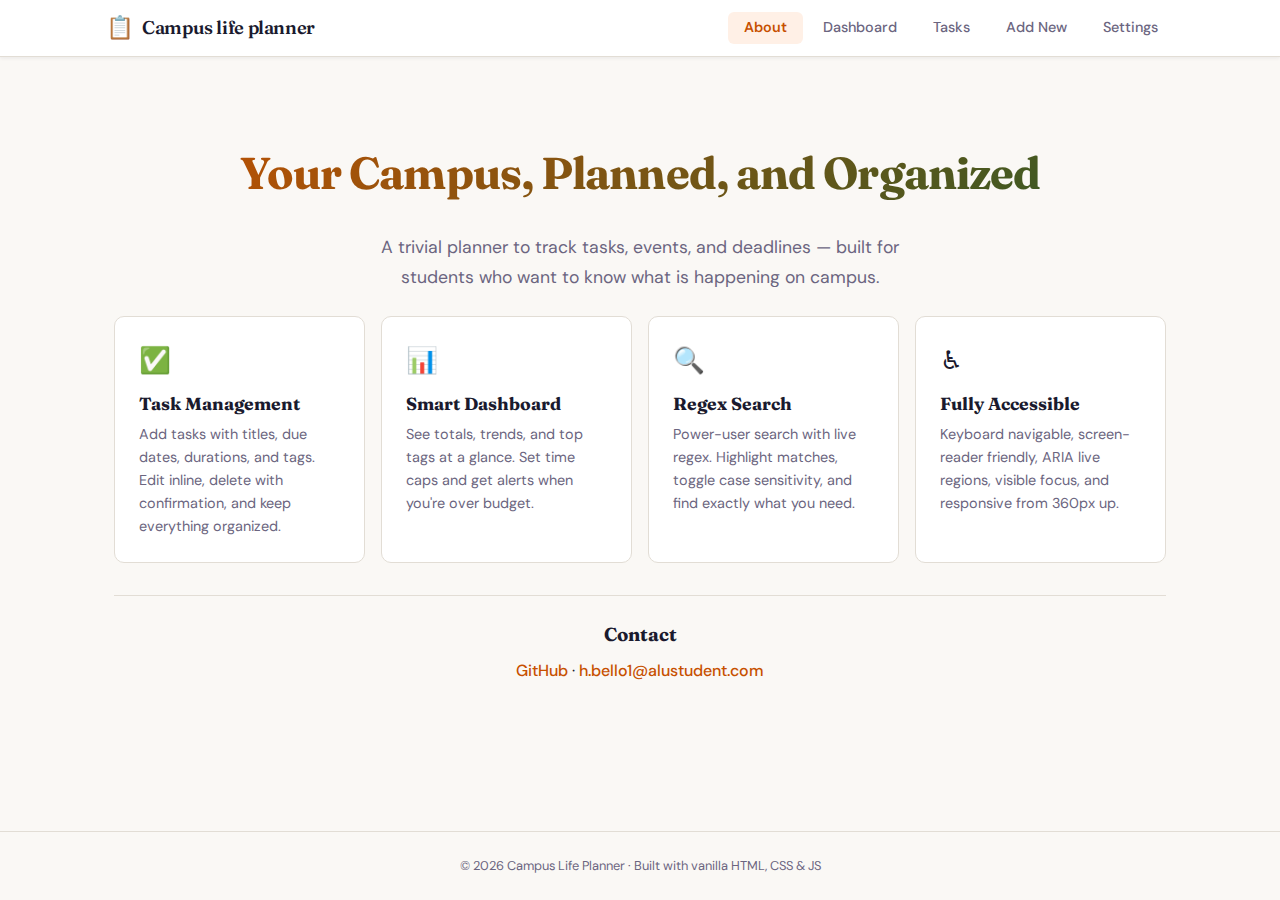
<file: index.html>
<!DOCTYPE html>
<html lang="en">
<head>
  <meta charset="UTF-8">
  <meta name="viewport" content="width=device-width, initial-scale=1.0">
  <title>Campus Life Planner</title>
  <link rel="stylesheet" href="styles/main.css">
  <link rel="preconnect" href="https://fonts.googleapis.com">
  <link rel="preconnect" href="https://fonts.gstatic.com" crossorigin>
  <link href="https://fonts.googleapis.com/css2?family=DM+Sans:ital,opsz,wght@0,9..40,300;0,9..40,400;0,9..40,500;0,9..40,600;0,9..40,700;1,9..40,400&family=Fraunces:ital,opsz,wght@0,9..144,400;0,9..144,600;0,9..144,700;1,9..144,400&display=swap" rel="stylesheet">
</head>
<body>
  <!-- Skip to content link for accessibility -->
  <a href="#main-content" class="skip-link">Skip to main content</a>

  <!-- ============ HEADER ============ -->
  <header class="site-header" role="banner">
    <div class="header-inner">
      <div class="logo">
        <span class="logo-icon" aria-hidden="true">📋</span>
        <h1 class="logo-text">Campus life planner</h1>
      </div>
      <button class="mobile-menu-btn" aria-label="Toggle navigation menu" aria-expanded="false" aria-controls="main-nav">
        <span class="hamburger-line"></span>
        <span class="hamburger-line"></span>
        <span class="hamburger-line"></span>
      </button>
      <nav id="main-nav" class="main-nav" aria-label="Main navigation">
        <ul class="nav-list" role="menubar">
          <li role="none"><a href="#about" role="menuitem" class="nav-link active" data-page="about">About</a></li>
          <li role="none"><a href="#dashboard" role="menuitem" class="nav-link" data-page="dashboard">Dashboard</a></li>
          <li role="none"><a href="#records" role="menuitem" class="nav-link" data-page="records">Tasks</a></li>
          <li role="none"><a href="#add" role="menuitem" class="nav-link" data-page="add">Add New</a></li>
          <li role="none"><a href="#settings" role="menuitem" class="nav-link" data-page="settings">Settings</a></li>
        </ul>
      </nav>
    </div>
  </header>

  <!-- ============ MAIN CONTENT ============ -->
  <main id="main-content" class="main-content">

    <!-- Live region for status announcements -->
    <div id="status-polite" class="sr-only" role="status" aria-live="polite" aria-atomic="true"></div>
    <div id="status-assertive" class="sr-only" role="alert" aria-live="assertive" aria-atomic="true"></div>

    <!-- ======== ABOUT PAGE ======== -->
    <section id="about" class="page page--about active" aria-labelledby="about-heading">
      <div class="page-container">
        <div class="about-hero">
          <h2 id="about-heading" class="page-title">Your Campus, Planned, and Organized</h2>
          <p class="about-subtitle">A trivial planner to track tasks, events, and deadlines — built for students who want to know what is happening on campus.</p>
        </div>
        <div class="about-grid">
          <article class="about-card">
            <span class="about-card-icon" aria-hidden="true">✅</span>
            <h3>Task Management</h3>
            <p>Add tasks with titles, due dates, durations, and tags. Edit inline, delete with confirmation, and keep everything organized.</p>
          </article>
          <article class="about-card">
            <span class="about-card-icon" aria-hidden="true">📊</span>
            <h3>Smart Dashboard</h3>
            <p>See totals, trends, and top tags at a glance. Set time caps and get alerts when you're over budget.</p>
          </article>
          <article class="about-card">
            <span class="about-card-icon" aria-hidden="true">🔍</span>
            <h3>Regex Search</h3>
            <p>Power-user search with live regex. Highlight matches, toggle case sensitivity, and find exactly what you need.</p>
          </article>
          <article class="about-card">
            <span class="about-card-icon" aria-hidden="true">♿</span>
            <h3>Fully Accessible</h3>
            <p>Keyboard navigable, screen-reader friendly, ARIA live regions, visible focus, and responsive from 360px up.</p>
          </article>
        </div>
        <div class="about-contact">
          <h3>Contact</h3>
          <p>
            <a href="https://github.com/Hassanah-dev006" target="_blank" rel="noopener noreferrer">GitHub</a> ·
            <a href="mailto:h.bello1@alustudent.com">h.bello1@alustudent.com</a>
          </p>
        </div>
      </div>
    </section>

    <!-- ======== DASHBOARD PAGE ======== -->
    <section id="dashboard" class="page page--dashboard" aria-labelledby="dashboard-heading" hidden>
      <div class="page-container">
        <h2 id="dashboard-heading" class="page-title">Dashboard</h2>

        <!-- Stats Cards -->
        <div class="stats-grid">
          <div class="stat-card">
            <span class="stat-label">Total Tasks</span>
            <span class="stat-value" id="stat-total">0</span>
          </div>
          <div class="stat-card">
            <span class="stat-label">Total Duration</span>
            <span class="stat-value" id="stat-duration">0 <small id="stat-duration-unit">min</small></span>
          </div>
          <div class="stat-card">
            <span class="stat-label">Top Tag</span>
            <span class="stat-value" id="stat-top-tag">—</span>
          </div>
          <div class="stat-card stat-card--cap">
            <span class="stat-label">Cap Status</span>
            <span class="stat-value" id="stat-cap">No cap set</span>
            <div id="cap-bar-container" class="cap-bar-container" role="progressbar" aria-valuenow="0" aria-valuemin="0" aria-valuemax="100" aria-label="Duration cap usage">
              <div class="cap-bar-fill" id="cap-bar-fill"></div>
            </div>
          </div>
        </div>

        <!-- 7-Day Trend Chart -->
        <div class="chart-section">
          <h3>Last 7 Days</h3>
          <div class="chart-container" id="trend-chart" role="img" aria-label="Bar chart showing task durations over the last 7 days">
            <!-- Bars rendered by JS -->
          </div>
        </div>

        <!-- Tag Breakdown -->
        <div class="chart-section">
          <h3>By Tag</h3>
          <div class="tag-breakdown" id="tag-breakdown">
            <!-- Rendered by JS -->
          </div>
        </div>
      </div>
    </section>

    <!-- ======== RECORDS PAGE ======== -->
    <section id="records" class="page page--records" aria-labelledby="records-heading" hidden>
      <div class="page-container">
        <h2 id="records-heading" class="page-title">Tasks & Events</h2>

        <!-- Search Bar -->
        <div class="search-bar">
          <div class="search-input-wrap">
            <label for="search-input" class="sr-only">Search tasks (supports regex)</label>
            <input type="text" id="search-input" class="search-input" placeholder="Search tasks… (regex supported)" autocomplete="off">
            <div class="search-options">
              <label class="toggle-label">
                <input type="checkbox" id="search-case" class="toggle-checkbox">
                <span class="toggle-text">Case sensitive</span>
              </label>
            </div>
          </div>
          <div id="search-error" class="search-error" role="alert" hidden></div>
        </div>

        <!-- Sort Controls -->
        <div class="sort-controls" role="toolbar" aria-label="Sort tasks">
          <span class="sort-label">Sort by:</span>
          <button class="sort-btn active" data-sort="date" data-dir="desc" aria-label="Sort by date, descending">
            Date <span class="sort-arrow" aria-hidden="true">↓</span>
          </button>
          <button class="sort-btn" data-sort="title" data-dir="asc" aria-label="Sort by title, ascending">
            Title <span class="sort-arrow" aria-hidden="true">↕</span>
          </button>
          <button class="sort-btn" data-sort="duration" data-dir="desc" aria-label="Sort by duration, descending">
            Duration <span class="sort-arrow" aria-hidden="true">↕</span>
          </button>
        </div>

        <!-- Records Table (desktop) / Cards (mobile) -->
        <div class="records-wrapper">
          <table class="records-table" id="records-table" aria-label="Tasks and events">
            <thead>
              <tr>
                <th scope="col">Title</th>
                <th scope="col">Due Date</th>
                <th scope="col">Duration</th>
                <th scope="col">Tag</th>
                <th scope="col">Actions</th>
              </tr>
            </thead>
            <tbody id="records-tbody">
              <!-- Rendered by JS -->
            </tbody>
          </table>
          <div class="records-cards" id="records-cards" aria-label="Tasks and events">
            <!-- Mobile card view rendered by JS -->
          </div>
          <p class="empty-state" id="empty-state" hidden>No tasks found. <a href="#add" data-page="add">Add your first task!</a></p>
        </div>
      </div>
    </section>

    <!-- ======== ADD/EDIT FORM PAGE ======== -->
    <section id="add" class="page page--add" aria-labelledby="add-heading" hidden>
      <div class="page-container">
        <h2 id="add-heading" class="page-title">Add New Task</h2>
        <form id="task-form" class="task-form" novalidate>
          <input type="hidden" id="form-id" value="">

          <div class="form-group">
            <label for="form-title" class="form-label">Title <span class="required" aria-hidden="true">*</span></label>
            <input type="text" id="form-title" class="form-input" required aria-describedby="form-title-error" autocomplete="off" placeholder="e.g. Study for Calculus Exam">
            <span id="form-title-error" class="form-error" role="alert" hidden></span>
          </div>

          <div class="form-row">
            <div class="form-group">
              <label for="form-date" class="form-label">Due Date <span class="required" aria-hidden="true">*</span></label>
              <input type="text" id="form-date" class="form-input" required aria-describedby="form-date-error" autocomplete="off" placeholder="YYYY-MM-DD">
              <span id="form-date-error" class="form-error" role="alert" hidden></span>
            </div>
            <div class="form-group">
              <label for="form-duration" class="form-label">Duration (min) <span class="required" aria-hidden="true">*</span></label>
              <input type="text" id="form-duration" class="form-input" required aria-describedby="form-duration-error" autocomplete="off" placeholder="e.g. 90">
              <span id="form-duration-error" class="form-error" role="alert" hidden></span>
            </div>
          </div>

          <div class="form-group">
            <label for="form-tag" class="form-label">Tag <span class="required" aria-hidden="true">*</span></label>
            <input type="text" id="form-tag" class="form-input" required aria-describedby="form-tag-error" autocomplete="off" placeholder="e.g. Study" list="tag-suggestions">
            <datalist id="tag-suggestions">
              <!-- Populated by JS -->
            </datalist>
            <span id="form-tag-error" class="form-error" role="alert" hidden></span>
          </div>

          <!-- Advanced: description with duplicate word detection -->
          <div class="form-group">
            <label for="form-notes" class="form-label">Notes <span class="optional">(optional)</span></label>
            <textarea id="form-notes" class="form-input form-textarea" rows="3" aria-describedby="form-notes-error" placeholder="Additional details…"></textarea>
            <span id="form-notes-error" class="form-error" role="alert" hidden></span>
          </div>

          <div class="form-actions">
            <button type="submit" class="btn btn--primary" id="form-submit-btn">Add Task</button>
            <button type="button" class="btn btn--secondary" id="form-cancel-btn">Cancel</button>
          </div>
        </form>
      </div>
    </section>

    <!-- ======== SETTINGS PAGE ======== -->
    <section id="settings" class="page page--settings" aria-labelledby="settings-heading" hidden>
      <div class="page-container">
        <h2 id="settings-heading" class="page-title">Settings</h2>

        <!-- Duration Units -->
        <fieldset class="settings-group">
          <legend>Duration Unit</legend>
          <div class="radio-group">
            <label class="radio-label">
              <input type="radio" name="duration-unit" value="minutes" checked class="radio-input"> Minutes
            </label>
            <label class="radio-label">
              <input type="radio" name="duration-unit" value="hours" class="radio-input"> Hours
            </label>
          </div>
          <p class="settings-hint">All durations will be displayed in the selected unit. Internal storage is always in minutes.</p>
        </fieldset>

        <!-- Duration Cap -->
        <fieldset class="settings-group">
          <legend>Weekly Duration Cap</legend>
          <div class="form-group">
            <label for="settings-cap" class="form-label">Maximum minutes per week</label>
            <input type="text" id="settings-cap" class="form-input" placeholder="e.g. 2400" autocomplete="off" aria-describedby="settings-cap-hint">
            <span id="settings-cap-hint" class="settings-hint">Set to 0 or leave empty to disable. Cap alerts appear on the Dashboard.</span>
          </div>
          <button type="button" class="btn btn--primary" id="save-cap-btn">Save Cap</button>
        </fieldset>

        <!-- Tags Management -->
        <fieldset class="settings-group">
          <legend>Default Tags</legend>
          <div id="tags-list" class="tags-list">
            <!-- Rendered by JS -->
          </div>
          <div class="form-group form-row">
            <label for="new-tag-input" class="sr-only">Add new tag</label>
            <input type="text" id="new-tag-input" class="form-input" placeholder="New tag name…" autocomplete="off">
            <button type="button" class="btn btn--primary" id="add-tag-btn">Add Tag</button>
          </div>
        </fieldset>

        <!-- Import/Export -->
        <fieldset class="settings-group">
          <legend>Data Management</legend>
          <div class="import-export-btns">
            <button type="button" class="btn btn--primary" id="export-btn">Export JSON</button>
            <label class="btn btn--secondary import-label" tabindex="0" role="button" aria-label="Import JSON file">
              Import JSON
              <input type="file" id="import-input" accept=".json" class="sr-only">
            </label>
          </div>
          <div id="import-status" class="import-status" role="status" hidden></div>
        </fieldset>

        <!-- Theme Toggle (Stretch) -->
        <fieldset class="settings-group">
          <legend>Appearance</legend>
          <label class="toggle-label toggle-label--large">
            <input type="checkbox" id="theme-toggle" class="toggle-checkbox">
            <span class="toggle-slider" aria-hidden="true"></span>
            <span class="toggle-text">Dark Mode</span>
          </label>
        </fieldset>

        <!-- Danger Zone -->
        <fieldset class="settings-group settings-group--danger">
          <legend>Danger Zone</legend>
          <button type="button" class="btn btn--danger" id="clear-data-btn">Clear All Data</button>
          <p class="settings-hint">This will permanently delete all tasks and reset settings.</p>
        </fieldset>
      </div>
    </section>

  </main>

  <!-- ============ FOOTER ============ -->
  <footer class="site-footer" role="contentinfo">
    <p>&copy; 2026 Campus Life Planner · Built with vanilla HTML, CSS & JS</p>
  </footer>

  <!-- ============ CONFIRM DIALOG ============ -->
  <div id="confirm-dialog" class="modal-overlay" hidden>
    <div class="modal" role="alertdialog" aria-modal="true" aria-labelledby="confirm-title" aria-describedby="confirm-msg">
      <h3 id="confirm-title" class="modal-title">Confirm</h3>
      <p id="confirm-msg" class="modal-msg">Are you sure?</p>
      <div class="modal-actions">
        <button class="btn btn--danger" id="confirm-yes">Yes, Delete</button>
        <button class="btn btn--secondary" id="confirm-no">Cancel</button>
      </div>
    </div>
  </div>

  <!-- ============ SCRIPTS ============ -->
  <script type="module" src="scripts/app.js"></script>
</body>
</html>
</file>
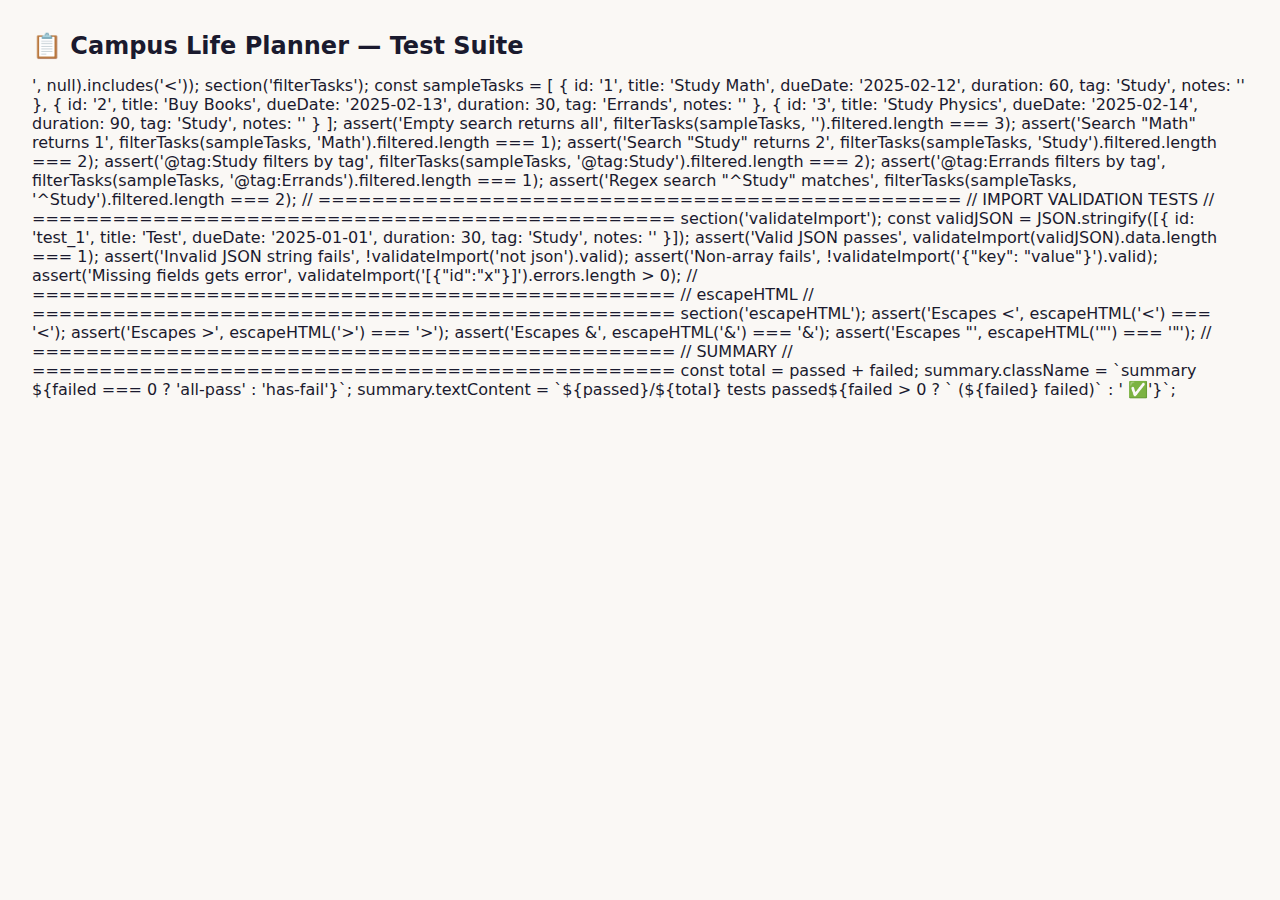
<file: tests.html>
<!DOCTYPE html>
<html lang="en">
<head>
  <meta charset="UTF-8">
  <meta name="viewport" content="width=device-width, initial-scale=1.0">
  <title>Campus Life Planner — Tests</title>
  <style>
    * { box-sizing: border-box; margin: 0; padding: 0; }
    body { font-family: system-ui, sans-serif; padding: 2rem; background: #faf8f5; color: #1a1a2e; }
    h1 { font-size: 1.5rem; margin-bottom: 1rem; }
    h2 { font-size: 1.15rem; margin: 1.5rem 0 0.75rem; color: #555; }
    .test { padding: 0.5rem 0.75rem; margin: 0.25rem 0; border-radius: 6px; font-size: 0.9rem; font-family: monospace; }
    .pass { background: #e8f5e6; color: #2d5a27; }
    .fail { background: #fef2f2; color: #b91c1c; }
    .summary { margin-top: 1.5rem; padding: 1rem; border-radius: 8px; font-weight: 600; font-size: 1.1rem; }
    .summary.all-pass { background: #d1fae5; color: #065f46; }
    .summary.has-fail { background: #fee2e2; color: #991b1b; }
  </style>
</head>
<body>
  <h1>📋 Campus Life Planner — Test Suite</h1>
  <div id="results"></div>
  <div id="summary"></div>

  <script type="module">
    import { validateField, validateForm, PATTERNS } from './scripts/validators.js';
    import { compileRegex, highlight, filterTasks, escapeHTML } from './scripts/search.js';
    import { validateImport } from './scripts/storage.js';

    const results = document.getElementById('results');
    const summary = document.getElementById('summary');
    let passed = 0;
    let failed = 0;

    function assert(description, condition) {
      const el = document.createElement('div');
      el.className = `test ${condition ? 'pass' : 'fail'}`;
      el.textContent = `${condition ? '✅' : '❌'} ${description}`;
      results.appendChild(el);
      if (condition) passed++; else failed++;
    }

    function section(title) {
      const el = document.createElement('h2');
      el.textContent = title;
      results.appendChild(el);
    }

    // ================================================
    // REGEX PATTERN TESTS
    // ================================================
    section('Regex Pattern: Title');
    assert('Valid title: "Study for exam"', PATTERNS.title.test('Study for exam'));
    assert('Valid title: single char "A"', PATTERNS.title.test('A'));
    assert('Valid title: "My Task 123"', PATTERNS.title.test('My Task 123'));
    assert('Invalid: leading space " Study"', !PATTERNS.title.test(' Study'));
    assert('Invalid: trailing space "Study "', !PATTERNS.title.test('Study '));
    assert('Invalid: empty string', !PATTERNS.title.test(''));

    section('Regex Pattern: Numeric (Duration)');
    assert('Valid: "0"', PATTERNS.numeric.test('0'));
    assert('Valid: "5"', PATTERNS.numeric.test('5'));
    assert('Valid: "12.5"', PATTERNS.numeric.test('12.5'));
    assert('Valid: "90.25"', PATTERNS.numeric.test('90.25'));
    assert('Invalid: "00"', !PATTERNS.numeric.test('00'));
    assert('Invalid: "5."', !PATTERNS.numeric.test('5.'));
    assert('Invalid: ".5"', !PATTERNS.numeric.test('.5'));
    assert('Invalid: "12.345"', !PATTERNS.numeric.test('12.345'));
    assert('Invalid: "-5"', !PATTERNS.numeric.test('-5'));

    section('Regex Pattern: Date (YYYY-MM-DD)');
    assert('Valid: "2025-09-29"', PATTERNS.date.test('2025-09-29'));
    assert('Valid: "2025-01-01"', PATTERNS.date.test('2025-01-01'));
    assert('Valid: "2025-12-31"', PATTERNS.date.test('2025-12-31'));
    assert('Invalid: "2025-13-01"', !PATTERNS.date.test('2025-13-01'));
    assert('Invalid: "2025-00-01"', !PATTERNS.date.test('2025-00-01'));
    assert('Invalid: "25-01-01" (2-digit year)', !PATTERNS.date.test('25-01-01'));
    assert('Invalid: "2025/01/01" (wrong separator)', !PATTERNS.date.test('2025/01/01'));

    section('Regex Pattern: Tag');
    assert('Valid: "Study"', PATTERNS.tag.test('Study'));
    assert('Valid: "Group Work"', PATTERNS.tag.test('Group Work'));
    assert('Valid: "Self-Care"', PATTERNS.tag.test('Self-Care'));
    assert('Invalid: "123"', !PATTERNS.tag.test('123'));
    assert('Invalid: empty', !PATTERNS.tag.test(''));
    assert('Invalid: "tag-" (trailing hyphen)', !PATTERNS.tag.test('tag-'));
    assert('Invalid: "-tag" (leading hyphen)', !PATTERNS.tag.test('-tag'));

    section('Advanced Regex: Duplicate Words (Back-reference)');
    assert('Detects "the the"', PATTERNS.duplicateWords.test('I saw the the cat'));
    assert('Detects "and and"', PATTERNS.duplicateWords.test('Binary trees and and traversal'));
    assert('Detects "is is"', PATTERNS.duplicateWords.test('This is is a test'));
    assert('No false positive: "that this"', !PATTERNS.duplicateWords.test('that this'));
    assert('No false positive: "the cat"', !PATTERNS.duplicateWords.test('the cat'));

    section('Advanced Regex: Time Token (Lookahead)');
    assert('Detects "10:30"', PATTERNS.timeToken.test('Meet at 10:30'));
    assert('Detects "4:00 PM"', PATTERNS.timeToken.test('Meet at 4:00 PM'));
    assert('Detects "9:00"', PATTERNS.timeToken.test('Team meets at 9:00 AM'));
    assert('No match: "1234"', !PATTERNS.timeToken.test('Room 1234'));

    section('Tag Filter Pattern');
    assert('Matches "@tag:Study"', PATTERNS.tagFilter.test('@tag:Study'));
    assert('Matches "@tag:Self-Care"', PATTERNS.tagFilter.test('@tag:Self-Care'));
    assert('No match: "tag:Study" (no @)', !PATTERNS.tagFilter.test('tag:Study'));

    // ================================================
    // VALIDATION FUNCTION TESTS
    // ================================================
    section('validateField: Title');
    assert('Valid title returns valid=true', validateField('title', 'Study').valid);
    assert('Empty title returns valid=false', !validateField('title', '').valid);
    assert('Leading space returns valid=false', !validateField('title', ' Study').valid);

    section('validateField: Duration');
    assert('Valid "90" returns valid=true', validateField('duration', '90').valid);
    assert('Valid "0" returns valid=true', validateField('duration', '0').valid);
    assert('Empty returns valid=false', !validateField('duration', '').valid);
    assert('Invalid ".5" returns valid=false', !validateField('duration', '.5').valid);
    assert('>1440 returns warning', validateField('duration', '1500').warning !== null);

    section('validateField: Date');
    assert('Valid date returns valid=true', validateField('date', '2025-02-12').valid);
    assert('Invalid Feb 30 returns valid=false', !validateField('date', '2025-02-30').valid);
    assert('Invalid format returns valid=false', !validateField('date', '12-02-2025').valid);

    section('validateField: Notes (duplicate word warning)');
    assert('No warning for clean text', validateField('notes', 'Clean text here').warning === null);
    assert('Warning for "the the"', validateField('notes', 'I saw the the cat').warning !== null);

    section('validateForm');
    const formResult = validateForm({
      title: 'Test Task',
      duration: '60',
      date: '2025-02-12',
      tag: 'Study',
      notes: ''
    });
    assert('Valid form returns valid=true', formResult.valid);

    const invalidForm = validateForm({
      title: '',
      duration: 'abc',
      date: '2025-13-01',
      tag: '123!',
      notes: ''
    });
    assert('Invalid form returns valid=false', !invalidForm.valid);
    assert('Has title error', !!invalidForm.errors.title);
    assert('Has duration error', !!invalidForm.errors.duration);
    assert('Has date error', !!invalidForm.errors.date);
    assert('Has tag error', !!invalidForm.errors.tag);

    // ================================================
    // SEARCH TESTS
    // ================================================
    section('compileRegex');
    assert('Valid regex compiles', compileRegex('test').regex !== null);
    assert('Empty input returns null regex', compileRegex('').regex === null);
    assert('Invalid regex returns error', compileRegex('[invalid').error !== null);

    section('highlight');
    assert('Highlights match', highlight('Hello World', /World/gi).includes('<mark>World</mark>'));
    assert('No match returns escaped text', highlight('Hello', /xyz/gi) === 'Hello');
    assert('Escapes HTML', highlight('<script>alert("xss")</script>', null).includes('&lt;'));

    section('filterTasks');
    const sampleTasks = [
      { id: '1', title: 'Study Math', dueDate: '2025-02-12', duration: 60, tag: 'Study', notes: '' },
      { id: '2', title: 'Buy Books', dueDate: '2025-02-13', duration: 30, tag: 'Errands', notes: '' },
      { id: '3', title: 'Study Physics', dueDate: '2025-02-14', duration: 90, tag: 'Study', notes: '' }
    ];
    assert('Empty search returns all', filterTasks(sampleTasks, '').filtered.length === 3);
    assert('Search "Math" returns 1', filterTasks(sampleTasks, 'Math').filtered.length === 1);
    assert('Search "Study" returns 2', filterTasks(sampleTasks, 'Study').filtered.length === 2);
    assert('@tag:Study filters by tag', filterTasks(sampleTasks, '@tag:Study').filtered.length === 2);
    assert('@tag:Errands filters by tag', filterTasks(sampleTasks, '@tag:Errands').filtered.length === 1);
    assert('Regex search "^Study" matches', filterTasks(sampleTasks, '^Study').filtered.length === 2);

    // ================================================
    // IMPORT VALIDATION TESTS
    // ================================================
    section('validateImport');
    const validJSON = JSON.stringify([{
      id: 'test_1', title: 'Test', dueDate: '2025-01-01',
      duration: 30, tag: 'Study', notes: ''
    }]);
    assert('Valid JSON passes', validateImport(validJSON).data.length === 1);
    assert('Invalid JSON string fails', !validateImport('not json').valid);
    assert('Non-array fails', !validateImport('{"key": "value"}').valid);
    assert('Missing fields gets error', validateImport('[{"id":"x"}]').errors.length > 0);

    // ================================================
    // escapeHTML
    // ================================================
    section('escapeHTML');
    assert('Escapes <', escapeHTML('<') === '&lt;');
    assert('Escapes >', escapeHTML('>') === '&gt;');
    assert('Escapes &', escapeHTML('&') === '&amp;');
    assert('Escapes "', escapeHTML('"') === '&quot;');

    // ================================================
    // SUMMARY
    // ================================================
    const total = passed + failed;
    summary.className = `summary ${failed === 0 ? 'all-pass' : 'has-fail'}`;
    summary.textContent = `${passed}/${total} tests passed${failed > 0 ? ` (${failed} failed)` : ' ✅'}`;
  </script>
</body>
</html>
</file>
<file: styles/main.css>
:root {
  /* Colors — warm ochre + deep navy */
  --clr-bg: #faf8f5;
  --clr-surface: #ffffff;
  --clr-surface-alt: #f3f0eb;
  --clr-border: #e2ddd5;
  --clr-text: #1a1a2e;
  --clr-text-muted: #6b6580;
  --clr-primary: #c75000;
  --clr-primary-hover: #a84400;
  --clr-primary-light: #fff0e6;
  --clr-accent: #2d5a27;
  --clr-accent-light: #e8f5e6;
  --clr-danger: #b91c1c;
  --clr-danger-light: #fef2f2;
  --clr-warning: #d97706;
  --clr-success: #16a34a;
  --clr-mark: #fde68a;
  --clr-focus: #c75000;
  --clr-shadow: rgba(26, 26, 46, 0.08);

  /* Typography */
  --ff-display: 'Fraunces', Georgia, serif;
  --ff-body: 'DM Sans', system-ui, sans-serif;

  /* Spacing */
  --space-xs: 0.25rem;
  --space-sm: 0.5rem;
  --space-md: 1rem;
  --space-lg: 1.5rem;
  --space-xl: 2rem;
  --space-2xl: 3rem;

  /* Sizing */
  --header-h: 3.5rem;
  --radius: 10px;
  --radius-sm: 6px;
  --max-w: 1100px;

  /* Transition */
  --transition: 0.2s ease;
}

/* Dark mode */
[data-theme="dark"] {
  --clr-bg: #111118;
  --clr-surface: #1c1c28;
  --clr-surface-alt: #24243a;
  --clr-border: #333350;
  --clr-text: #e8e6f0;
  --clr-text-muted: #9a96ab;
  --clr-primary: #e8772e;
  --clr-primary-hover: #f08c44;
  --clr-primary-light: #2a1f14;
  --clr-accent: #5cb950;
  --clr-accent-light: #1a2e18;
  --clr-danger: #ef4444;
  --clr-danger-light: #2a1414;
  --clr-mark: #78520a;
  --clr-shadow: rgba(0, 0, 0, 0.3);
}

/* ---------- Reset ---------- */
*, *::before, *::after { box-sizing: border-box; margin: 0; padding: 0; }
html { scroll-behavior: smooth; }
body {
  font-family: var(--ff-body);
  font-size: 1rem;
  line-height: 1.6;
  color: var(--clr-text);
  background: var(--clr-bg);
  min-height: 100vh;
  display: flex;
  flex-direction: column;
  -webkit-font-smoothing: antialiased;
}

/* ---------- Skip link (A11y) ---------- */
.skip-link {
  position: absolute;
  top: -100%;
  left: var(--space-md);
  background: var(--clr-primary);
  color: #fff;
  padding: var(--space-sm) var(--space-md);
  border-radius: var(--radius-sm);
  z-index: 9999;
  font-weight: 600;
  text-decoration: none;
  transition: top var(--transition);
}
.skip-link:focus {
  top: var(--space-sm);
}

/* ---------- Screen reader only ---------- */
.sr-only {
  position: absolute;
  width: 1px;
  height: 1px;
  padding: 0;
  margin: -1px;
  overflow: hidden;
  clip: rect(0, 0, 0, 0);
  white-space: nowrap;
  border: 0;
}

/* ---------- Focus styles ---------- */
:focus-visible {
  outline: 3px solid var(--clr-focus);
  outline-offset: 2px;
  border-radius: 2px;
}

/* ---------- HEADER ---------- */
.site-header {
  position: sticky;
  top: 0;
  z-index: 100;
  background: var(--clr-surface);
  border-bottom: 1px solid var(--clr-border);
  box-shadow: 0 1px 4px var(--clr-shadow);
}
.header-inner {
  max-width: var(--max-w);
  margin: 0 auto;
  padding: 0 var(--space-md);
  height: var(--header-h);
  display: flex;
  align-items: center;
  justify-content: space-between;
}
.logo {
  display: flex;
  align-items: center;
  gap: var(--space-sm);
}
.logo-icon { font-size: 1.4rem; }
.logo-text {
  font-family: var(--ff-display);
  font-size: 1.15rem;
  font-weight: 600;
  letter-spacing: -0.02em;
  color: var(--clr-text);
}

/* Mobile hamburger */
.mobile-menu-btn {
  display: flex;
  flex-direction: column;
  gap: 4px;
  background: none;
  border: none;
  cursor: pointer;
  padding: var(--space-sm);
}
.hamburger-line {
  display: block;
  width: 22px;
  height: 2px;
  background: var(--clr-text);
  border-radius: 2px;
  transition: transform var(--transition), opacity var(--transition);
}
.mobile-menu-btn[aria-expanded="true"] .hamburger-line:nth-child(1) {
  transform: translateY(6px) rotate(45deg);
}
.mobile-menu-btn[aria-expanded="true"] .hamburger-line:nth-child(2) {
  opacity: 0;
}
.mobile-menu-btn[aria-expanded="true"] .hamburger-line:nth-child(3) {
  transform: translateY(-6px) rotate(-45deg);
}

/* Nav */
.main-nav {
  display: none;
  position: absolute;
  top: var(--header-h);
  left: 0;
  right: 0;
  background: var(--clr-surface);
  border-bottom: 1px solid var(--clr-border);
  box-shadow: 0 4px 12px var(--clr-shadow);
  animation: slideDown 0.25s ease;
}
.main-nav.open { display: block; }
@keyframes slideDown {
  from { opacity: 0; transform: translateY(-8px); }
  to { opacity: 1; transform: translateY(0); }
}
.nav-list {
  list-style: none;
  padding: var(--space-sm) 0;
}
.nav-link {
  display: block;
  padding: var(--space-sm) var(--space-lg);
  color: var(--clr-text-muted);
  text-decoration: none;
  font-weight: 500;
  font-size: 0.95rem;
  transition: color var(--transition), background var(--transition);
}
.nav-link:hover, .nav-link:focus-visible {
  color: var(--clr-primary);
  background: var(--clr-primary-light);
}
.nav-link.active {
  color: var(--clr-primary);
  font-weight: 600;
}

/* ---------- MAIN CONTENT ---------- */
.main-content {
  flex: 1;
  padding-bottom: var(--space-2xl);
}
.page { display: none; animation: fadeIn 0.3s ease; }
.page.active { display: block; }
@keyframes fadeIn {
  from { opacity: 0; transform: translateY(6px); }
  to { opacity: 1; transform: translateY(0); }
}
.page-container {
  max-width: var(--max-w);
  margin: 0 auto;
  padding: var(--space-lg) var(--space-md);
}
.page-title {
  font-family: var(--ff-display);
  font-size: 1.75rem;
  font-weight: 700;
  margin-bottom: var(--space-lg);
  letter-spacing: -0.02em;
}

/* ---------- ABOUT PAGE ---------- */
.about-hero {
  text-align: center;
  padding: var(--space-2xl) 0 var(--space-lg);
}
.about-hero .page-title {
  font-size: 2rem;
  background: linear-gradient(135deg, var(--clr-primary) 0%, var(--clr-accent) 100%);
  -webkit-background-clip: text;
  -webkit-text-fill-color: transparent;
  background-clip: text;
}
.about-subtitle {
  color: var(--clr-text-muted);
  font-size: 1.1rem;
  max-width: 520px;
  margin: 0 auto;
  line-height: 1.7;
}
.about-grid {
  display: grid;
  grid-template-columns: 1fr;
  gap: var(--space-md);
  margin-bottom: var(--space-xl);
}
.about-card {
  background: var(--clr-surface);
  border: 1px solid var(--clr-border);
  border-radius: var(--radius);
  padding: var(--space-lg);
  transition: transform var(--transition), box-shadow var(--transition);
}
.about-card:hover {
  transform: translateY(-2px);
  box-shadow: 0 4px 16px var(--clr-shadow);
}
.about-card-icon { font-size: 1.6rem; display: block; margin-bottom: var(--space-sm); }
.about-card h3 {
  font-family: var(--ff-display);
  font-size: 1.1rem;
  margin-bottom: var(--space-xs);
}
.about-card p {
  color: var(--clr-text-muted);
  font-size: 0.9rem;
}
.about-contact {
  text-align: center;
  padding: var(--space-lg) 0;
  border-top: 1px solid var(--clr-border);
}
.about-contact h3 {
  font-family: var(--ff-display);
  margin-bottom: var(--space-sm);
}
.about-contact a {
  color: var(--clr-primary);
  text-decoration: none;
  font-weight: 500;
}
.about-contact a:hover { text-decoration: underline; }

/* ---------- DASHBOARD / STATS ---------- */
.stats-grid {
  display: grid;
  grid-template-columns: 1fr 1fr;
  gap: var(--space-md);
  margin-bottom: var(--space-xl);
}
.stat-card {
  background: var(--clr-surface);
  border: 1px solid var(--clr-border);
  border-radius: var(--radius);
  padding: var(--space-lg);
  text-align: center;
}
.stat-card--cap {
  grid-column: 1 / -1;
}
.stat-label {
  display: block;
  font-size: 0.8rem;
  font-weight: 500;
  color: var(--clr-text-muted);
  text-transform: uppercase;
  letter-spacing: 0.05em;
  margin-bottom: var(--space-xs);
}
.stat-value {
  font-family: var(--ff-display);
  font-size: 1.75rem;
  font-weight: 700;
  color: var(--clr-text);
}
.stat-value small {
  font-size: 0.7em;
  font-weight: 400;
  color: var(--clr-text-muted);
}

/* Cap bar */
.cap-bar-container {
  margin-top: var(--space-sm);
  height: 8px;
  background: var(--clr-surface-alt);
  border-radius: 99px;
  overflow: hidden;
}
.cap-bar-fill {
  height: 100%;
  border-radius: 99px;
  background: var(--clr-accent);
  transition: width 0.5s ease, background 0.3s ease;
  width: 0%;
}
.cap-bar-fill.over { background: var(--clr-danger); }

/* Chart */
.chart-section {
  margin-bottom: var(--space-xl);
}
.chart-section h3 {
  font-family: var(--ff-display);
  font-size: 1.1rem;
  margin-bottom: var(--space-md);
}
.chart-container {
  display: flex;
  align-items: flex-end;
  gap: var(--space-sm);
  height: 160px;
  padding: var(--space-md) 0;
  border-bottom: 2px solid var(--clr-border);
}
.chart-bar-wrap {
  flex: 1;
  display: flex;
  flex-direction: column;
  align-items: center;
  gap: var(--space-xs);
  height: 100%;
  justify-content: flex-end;
}
.chart-bar {
  width: 100%;
  max-width: 48px;
  background: var(--clr-primary);
  border-radius: var(--radius-sm) var(--radius-sm) 0 0;
  min-height: 2px;
  transition: height 0.5s ease;
  position: relative;
}
.chart-bar-value {
  font-size: 0.7rem;
  font-weight: 600;
  color: var(--clr-text-muted);
}
.chart-bar-label {
  font-size: 0.7rem;
  color: var(--clr-text-muted);
  white-space: nowrap;
}

/* Tag breakdown */
.tag-breakdown {
  display: flex;
  flex-direction: column;
  gap: var(--space-sm);
}
.tag-row {
  display: flex;
  align-items: center;
  gap: var(--space-md);
}
.tag-row-name {
  min-width: 80px;
  font-size: 0.85rem;
  font-weight: 500;
  text-align: right;
}
.tag-row-bar-bg {
  flex: 1;
  height: 18px;
  background: var(--clr-surface-alt);
  border-radius: 99px;
  overflow: hidden;
}
.tag-row-bar {
  height: 100%;
  background: var(--clr-accent);
  border-radius: 99px;
  transition: width 0.5s ease;
}
.tag-row-value {
  min-width: 50px;
  font-size: 0.8rem;
  color: var(--clr-text-muted);
}

/* ---------- RECORDS PAGE ---------- */
/* Search */
.search-bar {
  margin-bottom: var(--space-md);
}
.search-input-wrap {
  display: flex;
  flex-direction: column;
  gap: var(--space-sm);
}
.search-input {
  width: 100%;
  padding: var(--space-sm) var(--space-md);
  border: 1px solid var(--clr-border);
  border-radius: var(--radius-sm);
  font-family: var(--ff-body);
  font-size: 0.95rem;
  background: var(--clr-surface);
  color: var(--clr-text);
  transition: border-color var(--transition);
}
.search-input:focus {
  border-color: var(--clr-primary);
}
.search-options {
  display: flex;
  gap: var(--space-md);
}
.search-error {
  color: var(--clr-danger);
  font-size: 0.85rem;
  margin-top: var(--space-xs);
}

/* Sort */
.sort-controls {
  display: flex;
  align-items: center;
  gap: var(--space-sm);
  margin-bottom: var(--space-md);
  flex-wrap: wrap;
}
.sort-label {
  font-size: 0.85rem;
  font-weight: 500;
  color: var(--clr-text-muted);
}
.sort-btn {
  background: var(--clr-surface);
  border: 1px solid var(--clr-border);
  border-radius: var(--radius-sm);
  padding: var(--space-xs) var(--space-sm);
  font-family: var(--ff-body);
  font-size: 0.85rem;
  cursor: pointer;
  color: var(--clr-text-muted);
  transition: all var(--transition);
}
.sort-btn:hover, .sort-btn:focus-visible {
  border-color: var(--clr-primary);
  color: var(--clr-primary);
}
.sort-btn.active {
  background: var(--clr-primary-light);
  border-color: var(--clr-primary);
  color: var(--clr-primary);
  font-weight: 600;
}

/* Table (desktop) */
.records-table {
  width: 100%;
  border-collapse: collapse;
  display: none;
}
.records-table th,
.records-table td {
  padding: var(--space-sm) var(--space-md);
  text-align: left;
  border-bottom: 1px solid var(--clr-border);
  font-size: 0.9rem;
}
.records-table th {
  font-weight: 600;
  font-size: 0.8rem;
  text-transform: uppercase;
  letter-spacing: 0.04em;
  color: var(--clr-text-muted);
  background: var(--clr-surface-alt);
  position: sticky;
  top: 0;
}
.records-table tbody tr {
  transition: background var(--transition);
}
.records-table tbody tr:hover {
  background: var(--clr-surface-alt);
}
/* Edit mode row */
.records-table .editing td {
  background: var(--clr-primary-light);
}
.edit-input {
  width: 100%;
  padding: var(--space-xs) var(--space-sm);
  border: 1px solid var(--clr-primary);
  border-radius: var(--radius-sm);
  font-family: var(--ff-body);
  font-size: 0.9rem;
  background: var(--clr-surface);
  color: var(--clr-text);
}

/* Action buttons in table */
.action-btns {
  display: flex;
  gap: var(--space-xs);
}
.btn-icon {
  background: none;
  border: 1px solid var(--clr-border);
  border-radius: var(--radius-sm);
  padding: 4px 8px;
  cursor: pointer;
  font-size: 0.85rem;
  transition: all var(--transition);
  color: var(--clr-text-muted);
}
.btn-icon:hover {
  border-color: var(--clr-primary);
  color: var(--clr-primary);
}
.btn-icon--danger:hover {
  border-color: var(--clr-danger);
  color: var(--clr-danger);
}
.btn-icon--save {
  background: var(--clr-accent-light);
  border-color: var(--clr-accent);
  color: var(--clr-accent);
}

/* Cards (mobile) */
.records-cards {
  display: flex;
  flex-direction: column;
  gap: var(--space-md);
}
.record-card {
  background: var(--clr-surface);
  border: 1px solid var(--clr-border);
  border-radius: var(--radius);
  padding: var(--space-md);
  transition: box-shadow var(--transition);
}
.record-card:hover {
  box-shadow: 0 2px 12px var(--clr-shadow);
}
.record-card-header {
  display: flex;
  justify-content: space-between;
  align-items: flex-start;
  gap: var(--space-sm);
  margin-bottom: var(--space-sm);
}
.record-card-title {
  font-weight: 600;
  font-size: 1rem;
}
.record-card-tag {
  display: inline-block;
  background: var(--clr-accent-light);
  color: var(--clr-accent);
  font-size: 0.75rem;
  font-weight: 600;
  padding: 2px 8px;
  border-radius: 99px;
  white-space: nowrap;
}
.record-card-meta {
  display: flex;
  gap: var(--space-md);
  font-size: 0.85rem;
  color: var(--clr-text-muted);
  margin-bottom: var(--space-sm);
}
.record-card-actions {
  display: flex;
  gap: var(--space-sm);
  padding-top: var(--space-sm);
  border-top: 1px solid var(--clr-border);
}

/* Empty state */
.empty-state {
  text-align: center;
  padding: var(--space-2xl);
  color: var(--clr-text-muted);
  font-size: 1rem;
}
.empty-state a {
  color: var(--clr-primary);
  font-weight: 600;
  text-decoration: none;
}
.empty-state a:hover { text-decoration: underline; }

/* Mark (search highlight) */
mark {
  background: var(--clr-mark);
  color: inherit;
  padding: 0 2px;
  border-radius: 2px;
}

/* ---------- FORM ---------- */
.task-form {
  max-width: 560px;
}
.form-group {
  margin-bottom: var(--space-md);
  flex: 1;
}
.form-row {
  display: flex;
  gap: var(--space-md);
}
.form-label {
  display: block;
  font-weight: 500;
  font-size: 0.9rem;
  margin-bottom: var(--space-xs);
  color: var(--clr-text);
}
.required { color: var(--clr-danger); }
.optional { color: var(--clr-text-muted); font-weight: 400; font-size: 0.85em; }
.form-input {
  width: 100%;
  padding: var(--space-sm) var(--space-md);
  border: 1px solid var(--clr-border);
  border-radius: var(--radius-sm);
  font-family: var(--ff-body);
  font-size: 0.95rem;
  background: var(--clr-surface);
  color: var(--clr-text);
  transition: border-color var(--transition), box-shadow var(--transition);
}
.form-input:focus {
  border-color: var(--clr-primary);
  box-shadow: 0 0 0 3px rgba(199, 80, 0, 0.12);
}
.form-input.invalid {
  border-color: var(--clr-danger);
  box-shadow: 0 0 0 3px rgba(185, 28, 28, 0.1);
}
.form-input.valid {
  border-color: var(--clr-success);
}
.form-textarea {
  resize: vertical;
  min-height: 80px;
}
.form-error {
  display: block;
  font-size: 0.8rem;
  color: var(--clr-danger);
  margin-top: var(--space-xs);
  animation: shakeIn 0.3s ease;
}
@keyframes shakeIn {
  0%, 100% { transform: translateX(0); }
  25% { transform: translateX(-4px); }
  75% { transform: translateX(4px); }
}
.form-actions {
  display: flex;
  gap: var(--space-md);
  margin-top: var(--space-lg);
}

/* ---------- BUTTONS ---------- */
.btn {
  display: inline-flex;
  align-items: center;
  justify-content: center;
  padding: var(--space-sm) var(--space-lg);
  border: none;
  border-radius: var(--radius-sm);
  font-family: var(--ff-body);
  font-size: 0.9rem;
  font-weight: 600;
  cursor: pointer;
  transition: all var(--transition);
  text-decoration: none;
}
.btn--primary {
  background: var(--clr-primary);
  color: #fff;
}
.btn--primary:hover, .btn--primary:focus-visible {
  background: var(--clr-primary-hover);
  transform: translateY(-1px);
}
.btn--secondary {
  background: var(--clr-surface-alt);
  color: var(--clr-text);
  border: 1px solid var(--clr-border);
}
.btn--secondary:hover, .btn--secondary:focus-visible {
  background: var(--clr-border);
}
.btn--danger {
  background: var(--clr-danger);
  color: #fff;
}
.btn--danger:hover {
  background: #991b1b;
}

/* ---------- SETTINGS ---------- */
.settings-group {
  background: var(--clr-surface);
  border: 1px solid var(--clr-border);
  border-radius: var(--radius);
  padding: var(--space-lg);
  margin-bottom: var(--space-md);
}
.settings-group legend {
  font-family: var(--ff-display);
  font-weight: 600;
  font-size: 1.05rem;
  padding: 0 var(--space-sm);
}
.settings-group--danger {
  border-color: var(--clr-danger);
}
.settings-hint {
  font-size: 0.8rem;
  color: var(--clr-text-muted);
  margin-top: var(--space-xs);
}
.radio-group {
  display: flex;
  gap: var(--space-lg);
  margin: var(--space-sm) 0;
}
.radio-label {
  display: flex;
  align-items: center;
  gap: var(--space-sm);
  cursor: pointer;
  font-size: 0.95rem;
}
.radio-input {
  accent-color: var(--clr-primary);
  width: 18px;
  height: 18px;
}

/* Toggle switch */
.toggle-label {
  display: flex;
  align-items: center;
  gap: var(--space-sm);
  cursor: pointer;
  font-size: 0.9rem;
}
.toggle-label--large {
  font-size: 0.95rem;
  padding: var(--space-sm) 0;
}
.toggle-checkbox { margin-right: var(--space-xs); accent-color: var(--clr-primary); }
.toggle-slider {
  width: 44px;
  height: 24px;
  background: var(--clr-border);
  border-radius: 99px;
  position: relative;
  transition: background var(--transition);
  flex-shrink: 0;
}
.toggle-slider::after {
  content: '';
  position: absolute;
  top: 3px;
  left: 3px;
  width: 18px;
  height: 18px;
  border-radius: 50%;
  background: #fff;
  transition: transform var(--transition);
}
.toggle-label--large .toggle-checkbox { display: none; }
.toggle-label--large .toggle-checkbox:checked + .toggle-slider {
  background: var(--clr-primary);
}
.toggle-label--large .toggle-checkbox:checked + .toggle-slider::after {
  transform: translateX(20px);
}

/* Tags list */
.tags-list {
  display: flex;
  flex-wrap: wrap;
  gap: var(--space-sm);
  margin-bottom: var(--space-md);
}
.tag-chip {
  display: inline-flex;
  align-items: center;
  gap: var(--space-xs);
  background: var(--clr-accent-light);
  color: var(--clr-accent);
  padding: var(--space-xs) var(--space-sm);
  border-radius: 99px;
  font-size: 0.85rem;
  font-weight: 500;
}
.tag-chip-remove {
  background: none;
  border: none;
  color: inherit;
  cursor: pointer;
  font-size: 1rem;
  line-height: 1;
  opacity: 0.6;
  transition: opacity var(--transition);
  padding: 0 2px;
}
.tag-chip-remove:hover { opacity: 1; }

/* Import/Export */
.import-export-btns {
  display: flex;
  gap: var(--space-md);
  flex-wrap: wrap;
}
.import-label {
  cursor: pointer;
}
.import-status {
  margin-top: var(--space-sm);
  font-size: 0.85rem;
  padding: var(--space-sm) var(--space-md);
  border-radius: var(--radius-sm);
}
.import-status.success {
  background: var(--clr-accent-light);
  color: var(--clr-accent);
}
.import-status.error {
  background: var(--clr-danger-light);
  color: var(--clr-danger);
}

/* ---------- MODAL ---------- */
.modal-overlay {
  position: fixed;
  inset: 0;
  background: rgba(0, 0, 0, 0.5);
  display: flex;
  align-items: center;
  justify-content: center;
  z-index: 1000;
  animation: fadeIn 0.15s ease;
}
.modal-overlay[hidden] { display: none; }
.modal {
  background: var(--clr-surface);
  border-radius: var(--radius);
  padding: var(--space-xl);
  max-width: 400px;
  width: 90%;
  box-shadow: 0 12px 40px rgba(0, 0, 0, 0.2);
}
.modal-title {
  font-family: var(--ff-display);
  font-size: 1.2rem;
  margin-bottom: var(--space-sm);
}
.modal-msg {
  color: var(--clr-text-muted);
  margin-bottom: var(--space-lg);
  font-size: 0.95rem;
}
.modal-actions {
  display: flex;
  gap: var(--space-md);
  justify-content: flex-end;
}

/* ---------- FOOTER ---------- */
.site-footer {
  text-align: center;
  padding: var(--space-lg) var(--space-md);
  font-size: 0.8rem;
  color: var(--clr-text-muted);
  border-top: 1px solid var(--clr-border);
  margin-top: auto;
}

/* ============================================
   RESPONSIVE BREAKPOINTS
   ============================================ */

/* ---- 768px+ (Tablet) ---- */
@media (min-width: 768px) {
  .mobile-menu-btn { display: none; }

  .main-nav {
    display: block;
    position: static;
    background: none;
    border: none;
    box-shadow: none;
    animation: none;
  }
  .nav-list {
    display: flex;
    gap: var(--space-xs);
    padding: 0;
  }
  .nav-link {
    padding: var(--space-xs) var(--space-md);
    border-radius: var(--radius-sm);
    font-size: 0.9rem;
  }
  .nav-link.active {
    background: var(--clr-primary-light);
  }

  .page-title { font-size: 2rem; }
  .about-hero .page-title { font-size: 2.5rem; }
  .about-grid { grid-template-columns: 1fr 1fr; }

  .stats-grid { grid-template-columns: repeat(4, 1fr); }
  .stat-card--cap { grid-column: span 2; }

  .records-table { display: table; }
  .records-cards { display: none; }

  .search-input-wrap {
    flex-direction: row;
    align-items: center;
  }
  .search-input { flex: 1; }
}

/* ---- 1024px+ (Desktop) ---- */
@media (min-width: 1024px) {
  .page-container {
    padding: var(--space-xl) var(--space-lg);
  }
  .about-hero .page-title { font-size: 2.8rem; }
  .about-grid {
    grid-template-columns: repeat(4, 1fr);
  }
  .chart-container { height: 200px; }
}

/* ---- Small phones ---- */
@media (max-width: 400px) {
  .form-row {
    flex-direction: column;
    gap: 0;
  }
  .stats-grid {
    grid-template-columns: 1fr;
  }
  .stat-card--cap { grid-column: 1; }
}
</file>
